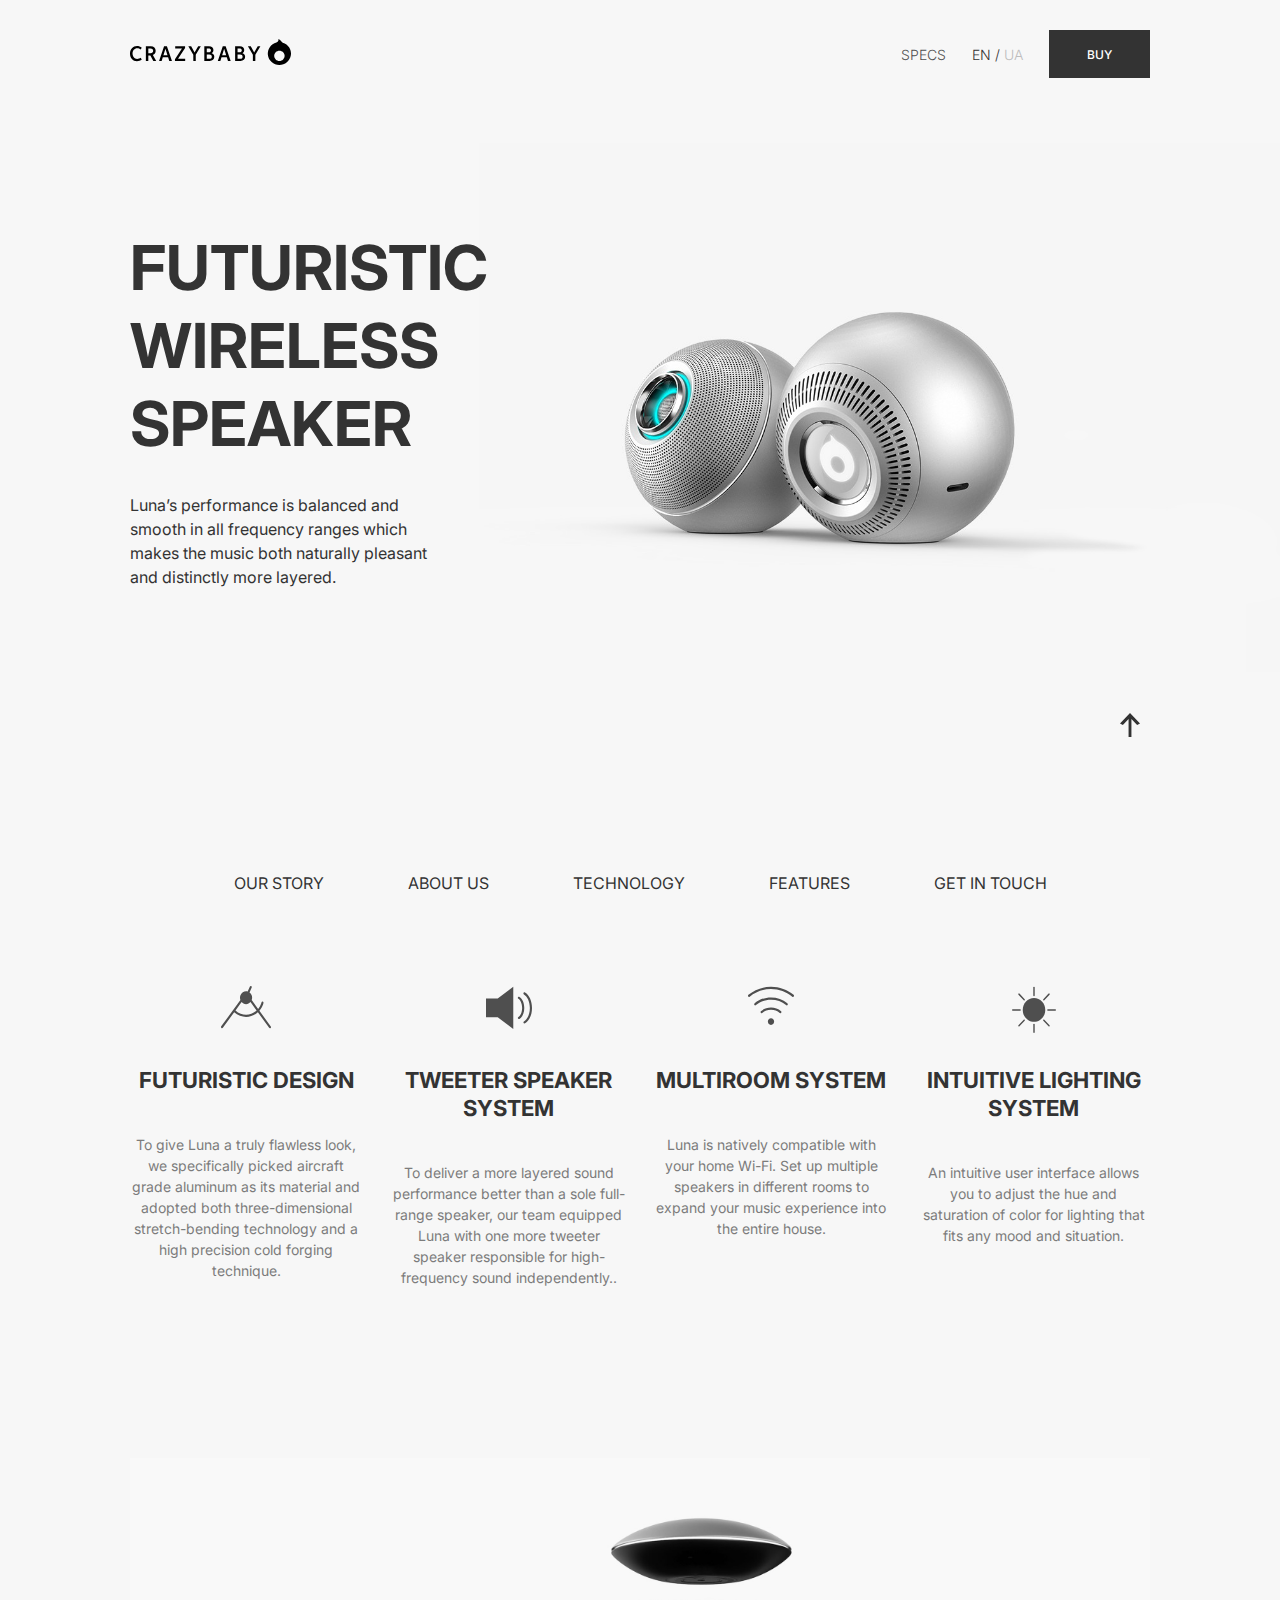
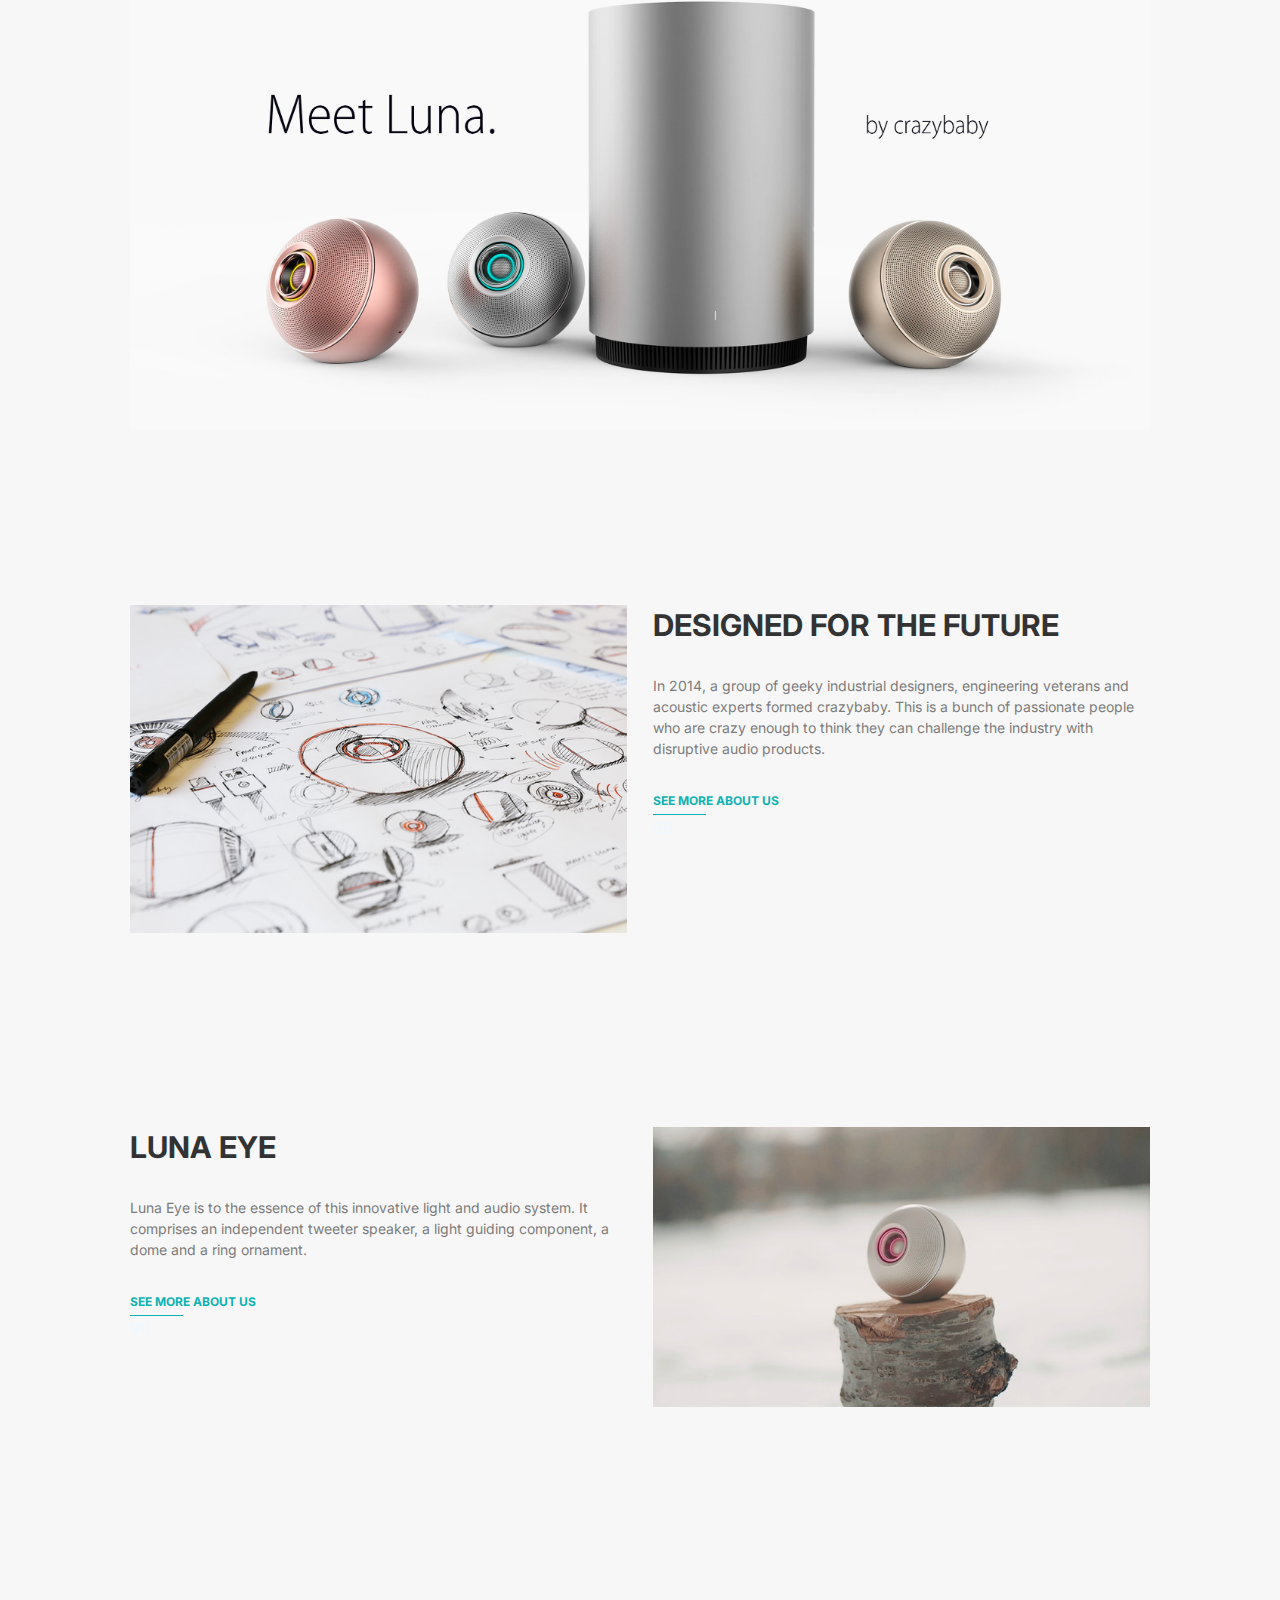
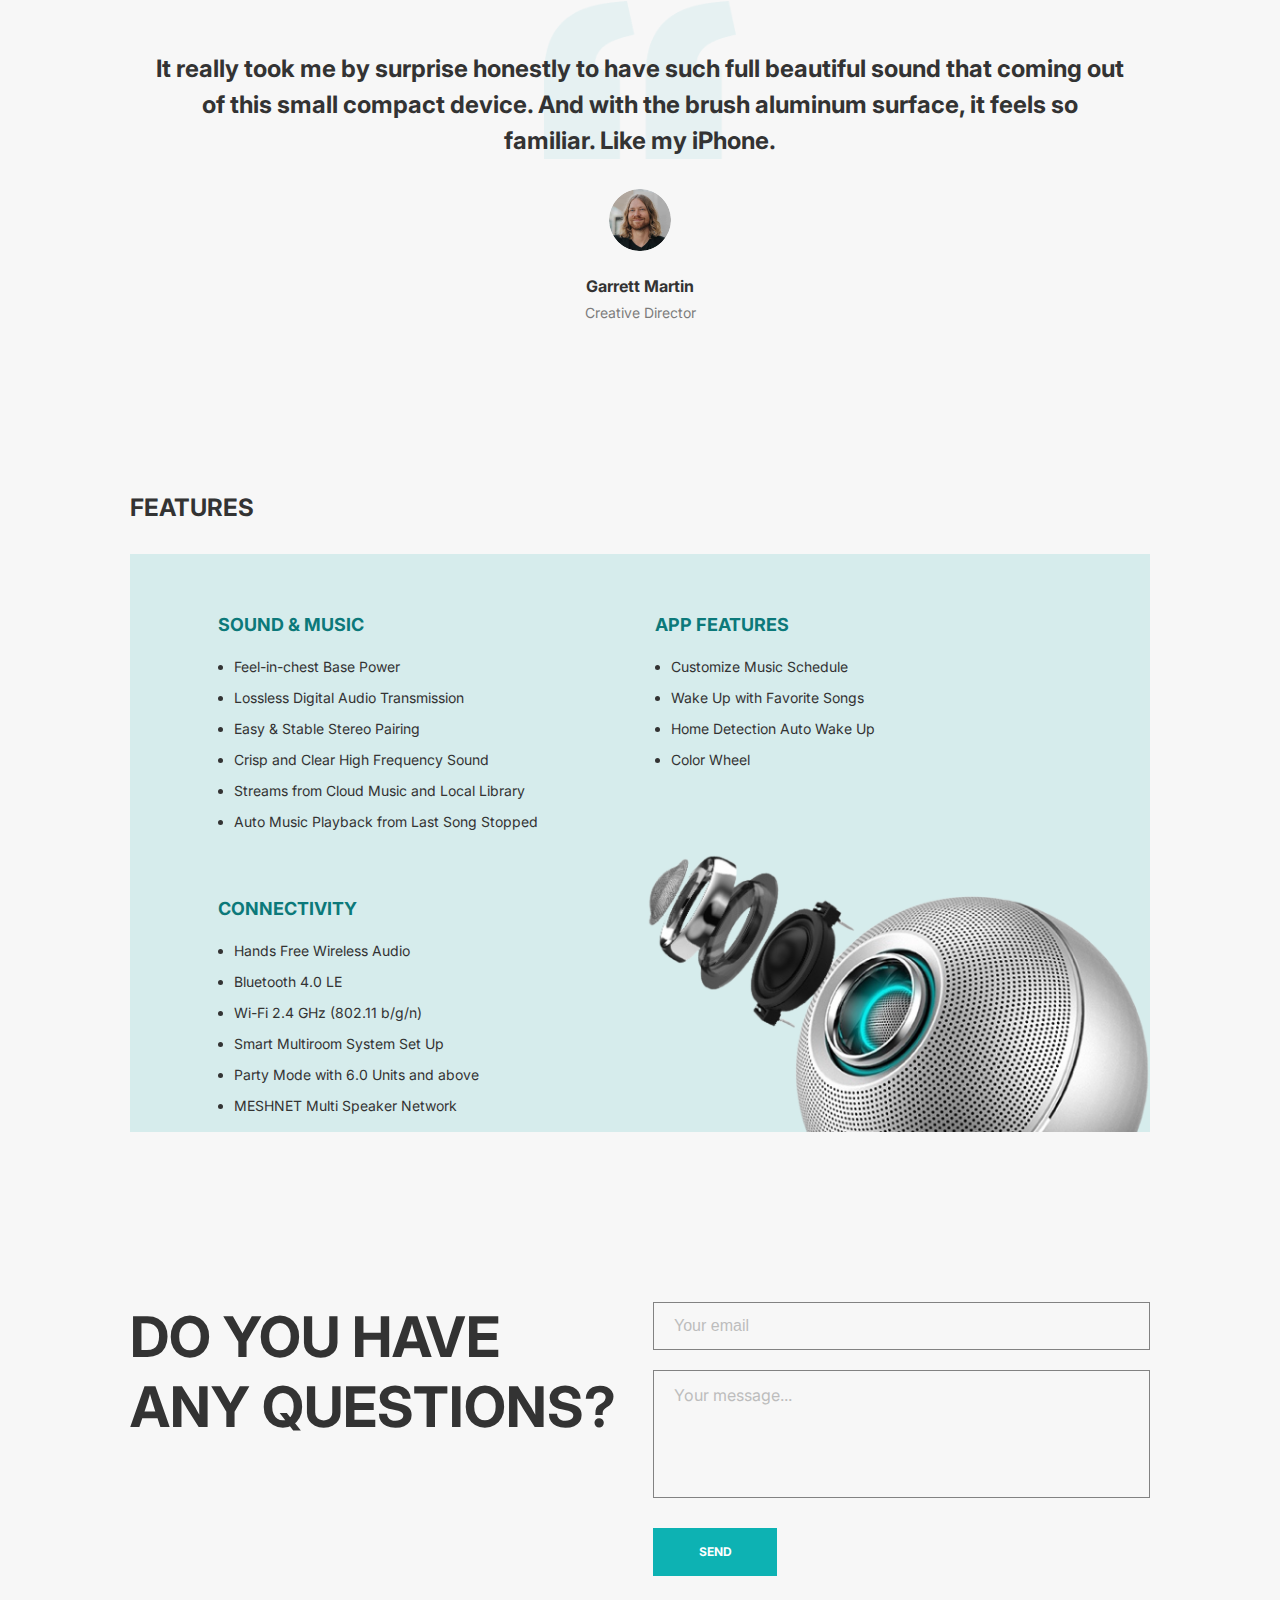
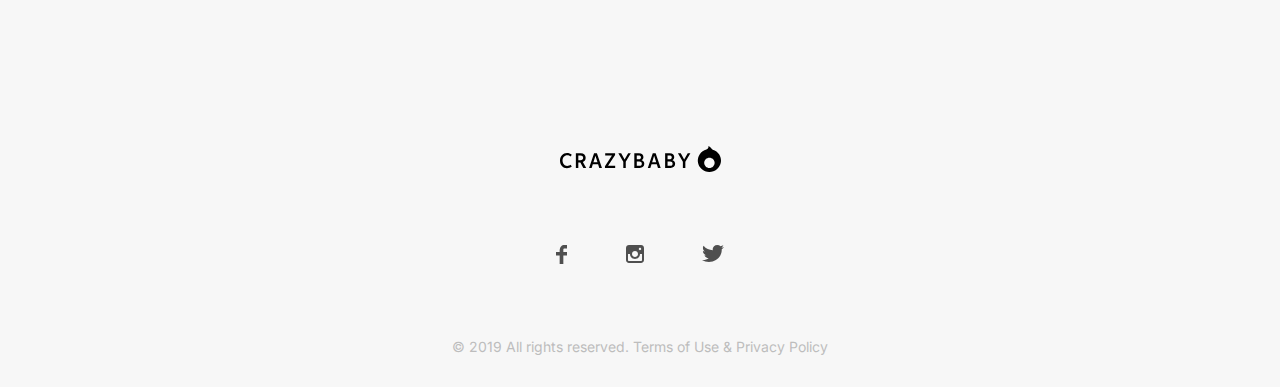
<file: index.html>
<!DOCTYPE html><html lang="en" class="page"><head><meta charset="UTF-8"><meta name="viewport" content="width=device-width, initial-scale=1.0"><title>CrazyBaby</title><link rel="preconnect" href="https://fonts.googleapis.com"><link rel="preconnect" href="https://fonts.gstatic.com"><link href="https://fonts.googleapis.com/css2?family=Inter:wght@300;400;500;700&display=swap" rel="stylesheet"><link rel="icon" href="smallicon.3625d430.svg"><link rel="stylesheet" href="main.b7e42800.css"></head><body class="page__body"> <div class="container"> <header id="page" class="header page__section"> <div class="top-actions"> <div class="top-actions__mobile"> <a href="#" class="logo"> <img src="logo.f753812a.svg" alt="CrazyBaby"> </a> <a href="#menu" class="header__menu"> <img src="burger.38415969.svg" alt="CrazyBaby"> </a> </div> <div class="top-actions__desktop"> <div class="header__logo"> <a href="#" class="header__logo"> <img src="logo.f753812a.svg" alt="CrazyBaby" class="logo"> </a> </div> <div class="header__menu-item"> <a href="#" class="link header__menu-link">SPECS</a> </div> <div class="header__menu-item"> <a href="#" class="link header__menu-link header__menu-link--selected">EN</a> <span class="header__menu-devider">/</span> <a href="ua.html" class="link header__menu-link header__menu-link--not-selected">UA</a> </div> <div class="header__menu-item"> <a href="#" class="link header__menu-button">Buy</a> </div> </div> </div> <div class="header__content"> <div class="header__info"> <h1 class="header__title"> Futuristic Wireless Speaker </h1> <p class="header__paragraph"> Luna’s performance is balanced and smooth in all frequency ranges which makes the music both naturally pleasant and distinctly more layered. </p> </div> <div class="header__image-container"> <img src="camera.df1a20d1.png" alt="CrazyBaby" class="header__image"> </div> </div> </header> <nav class="page__nav nav" id="menu"> <div class="nav__content"> <div class="nav__top top-actions__mobile"> <a href="#" class="logo"> <img src="logo.f753812a.svg" alt="CrazyBaby"> </a> <a href="#" class="header__menu"> <img src="x.929215f1.svg" alt="CrazyBaby"> </a> </div> <ul class="nav__list"> <li class="nav__item"> <a href="#our-story" class="nav__link link">OUR STORY</a> </li> <li class="nav__item"> <a href="#about-us" class="nav__link link">ABOUT US</a> </li> <li class="nav__item"> <a href="#technology" class="nav__link link">TECHNOLOGY</a> </li> <li class="nav__item"> <a href="#features" class="nav__link link">FEATURES</a> </li> <li class="nav__item"> <a href="#get-in-touch" class="nav__link link">GET IN TOUCH</a> </li> </ul> </div> </nav> <div class="menu"> <div class="menu__container"> <ul class="menu__list"> <li class="menu__item"> <a href="#our-story" class="menu__link link">OUR STORY</a> </li> <li class="menu__item"> <a href="#about-us" class="menu__link link">ABOUT US</a> </li> <li class="menu__item"> <a href="#technology" class="menu__link link">TECHNOLOGY</a> </li> <li class="menu__item"> <a href="#features" class="menu__link link">FEATURES</a> </li> <li class="menu__item"> <a href="#get-in-touch" class="menu__link link">GET IN TOUCH</a> </li> </ul> </div> </div> <main class="main"> <section class="options page__section" id="technology"> <div class="options__option options__option--1"> <div class="options__item"> <img src="triangle.208a3836.svg" alt="Futuristic Design"> </div> <h4 class="options__title">Futuristic Design</h4> <p class="options__paragraph">To give Luna a truly flawless look, we specifically picked aircraft grade aluminum as its material and adopted both three-dimensional stretch-bending technology and a high precision cold forging technique.</p> </div> <div class="options__option options__option--2 options__option--hidden"> <div class="options__item"> <img src="sound.f35a0baa.svg" alt="Futuristic Design"> </div> <h4 class="options__title">Tweeter Speaker System</h4> <p class="options__paragraph">To deliver a more layered sound performance better than a sole full-range speaker, our team equipped Luna with one more tweeter speaker responsible for high-frequency sound independently..</p> </div> <div class="options__option options__option--3 options__option--hidden"> <div class="options__item"> <img src="wifi.e7c1d5f2.svg" alt="Futuristic Design"> </div> <h4 class="options__title">Multiroom System</h4> <p class="options__paragraph">Luna is natively compatible with your home Wi-Fi. Set up multiple speakers in different rooms to expand your music experience into the entire house. </p> </div> <div class="options__option options__option--4 options__option--hidden"> <div class="options__item"> <img src="light.87f4de77.svg" alt="Futuristic Design"> </div> <h4 class="options__title">Intuitive Lighting System</h4> <p class="options__paragraph">An intuitive user interface allows you to adjust the hue and saturation of color for lighting that fits any mood and situation.</p> </div> </section> <section class="meet-luna page__section"> <div class="meet-luna__image-container"> <img class="meet-luna__image" src="luna.9b1b640f.png" alt="meet-luna"> </div> </section> <section class="technology page__section" id="our-story"> <h2 class="technology__title technology__grid--2">DESIGNED FOR THE FUTURE</h2> <div class="technology__image-container technology__grid--1"> <img src="photo1.a2bee58a.png" class="technology__image" alt="image-design"> </div> <p class="technology__paragraph technology__grid--3">In 2014, a group of geeky industrial designers, engineering veterans and acoustic experts formed crazybaby. This is a bunch of passionate people who are crazy enough to think they can challenge the industry with disruptive audio products. </p> <div class="link__container technology__grid--4"> <a class="link link--primary" href="See more about us">See more about us</a> </div> </section> <section class="technology page__section"> <h2 class="technology__title technology__grid--5">Luna Eye</h2> <div class="technology__image-container technology__grid--8"> <img src="photo4.fbc9c1c1.png" class="technology__image" alt="image-design"> </div> <p class="technology__paragraph technology__grid--6">Luna Eye is to the essence of this innovative light and audio system. It comprises an independent tweeter speaker, a light guiding component, a dome and a ring ornament. </p> <div class="link__container technology__grid--7"> <a class="link link--primary" href="See more about us">See more about us</a> </div> </section> <section class="quote page__section" id="about-us"> <div class="quote__block"> <div class="quote__text">It really took me by surprise honestly to have such full beautiful sound that coming out of this small compact device. And with the brush aluminum surface, it feels so familiar. Like my iPhone. </div> <div class="quote__photo-wrapper"> <img class="quote__photo" src="author.4c799a07.png" alt="Garrett Martin"> </div> <p class="quote__name">Garrett Martin</p> <p class="quote__position">Creative Director</p> </div> </section> <section class="features page__section" id="features"> <h2 class="features__title">FEATURES</h2> <div class="features__container"> <div class="slider" id="slider1"> <div class="features wrapper"> <div class="features__cards list"> <div class="features__card features__card--1 item"> <h3 class="features__block-title">Sound & Music</h3> <ul class="features__list"> <li class="features__list-item">Feel-in-chest Base Power</li> <li class="features__list-item">Lossless Digital Audio Transmission</li> <li class="features__list-item">Easy & Stable Stereo Pairing</li> <li class="features__list-item">Crisp and Clear High Frequency Sound</li> <li class="features__list-item">Streams from Cloud Music and Local Library</li> <li class="features__list-item">Auto Music Playback from Last Song Stopped</li> </ul> </div> <div class="features__card features__card--2 item"> <h3 class="features__block-title">App Features</h3> <ul class="features__list"> <li class="features__list-item">Customize Music Schedule</li> <li class="features__list-item">Wake Up with Favorite Songs</li> <li class="features__list-item">Home Detection Auto Wake Up</li> <li class="features__list-item">Color Wheel</li> </ul> </div> <div class="features__card features__card--3 item"> <h3 class="features__block-title">Connectivity</h3> <ul class="features__list"> <li class="features__list-item">Hands Free Wireless Audio</li> <li class="features__list-item">Bluetooth 4.0 LE</li> <li class="features__list-item">Wi-Fi 2.4 GHz (802.11 b/g/n)</li> <li class="features__list-item">Smart Multiroom System Set Up</li> <li class="features__list-item">Party Mode with 6.0 Units and above</li> <li class="features__list-item">MESHNET Multi Speaker Network</li> </ul> </div> </div> </div> <div class="features__nav-panel"> <div class="features__buttons"> <button type="button" class="button--prev"></button> <button type="button" class="button--next"></button> </div> <div class="order"> <span class="counter">1 </span><span class="total">/3</span> </div> </div> </div> <div class="features__image-container"> <img class="features__image" src="photo3.f984fd2f.png" alt="CrazyBaby"> </div> </div> </section> <section class="questions page__section" id="get-in-touch"> <h2 class="questions__title">DO YOU HAVE ANY QUESTIONS?</h2> <div class="questions__form"> <form action="post"> <input name="email" type="email" placeholder="Your email" class="questions__field form-field" required> <textarea name="message" placeholder="Your message..." class="questions__field form-field form-field--textarea" required></textarea> <button type="submit" class="button"> Send </button> </form> </div> </section> </main> <footer class="footer"> <div class="footer__container"> <div class="footer__logo logo"> <img src="logo.f753812a.svg" alt="CrazyBaby"> </div> <div class="footer__icons-block"> <a target="_blank" href="https://www.facebook.com"> <img class="footer__icon" src="fb.ab4c7b32.svg" alt="facebook"> </a> <a target="_blank" href="https://www.instagram.com"> <img class="footer__icon" src="inst.8ccf43d1.svg" alt="instagram"> </a> <a target="_blank" href="https://www.twitter.com"> <img class="footer__icon" src="twitter.43078c87.svg" alt="twitter"> </a> </div> </div> <div class="footer__text"> © 2019 All rights reserved. Terms of Use & Privacy Policy </div> <a href="#page" class="arrow back-to-top"> </a> </footer> </div> <script type="text/javascript" src="main.84e05cd7.js"></script> </body></html>
</file>
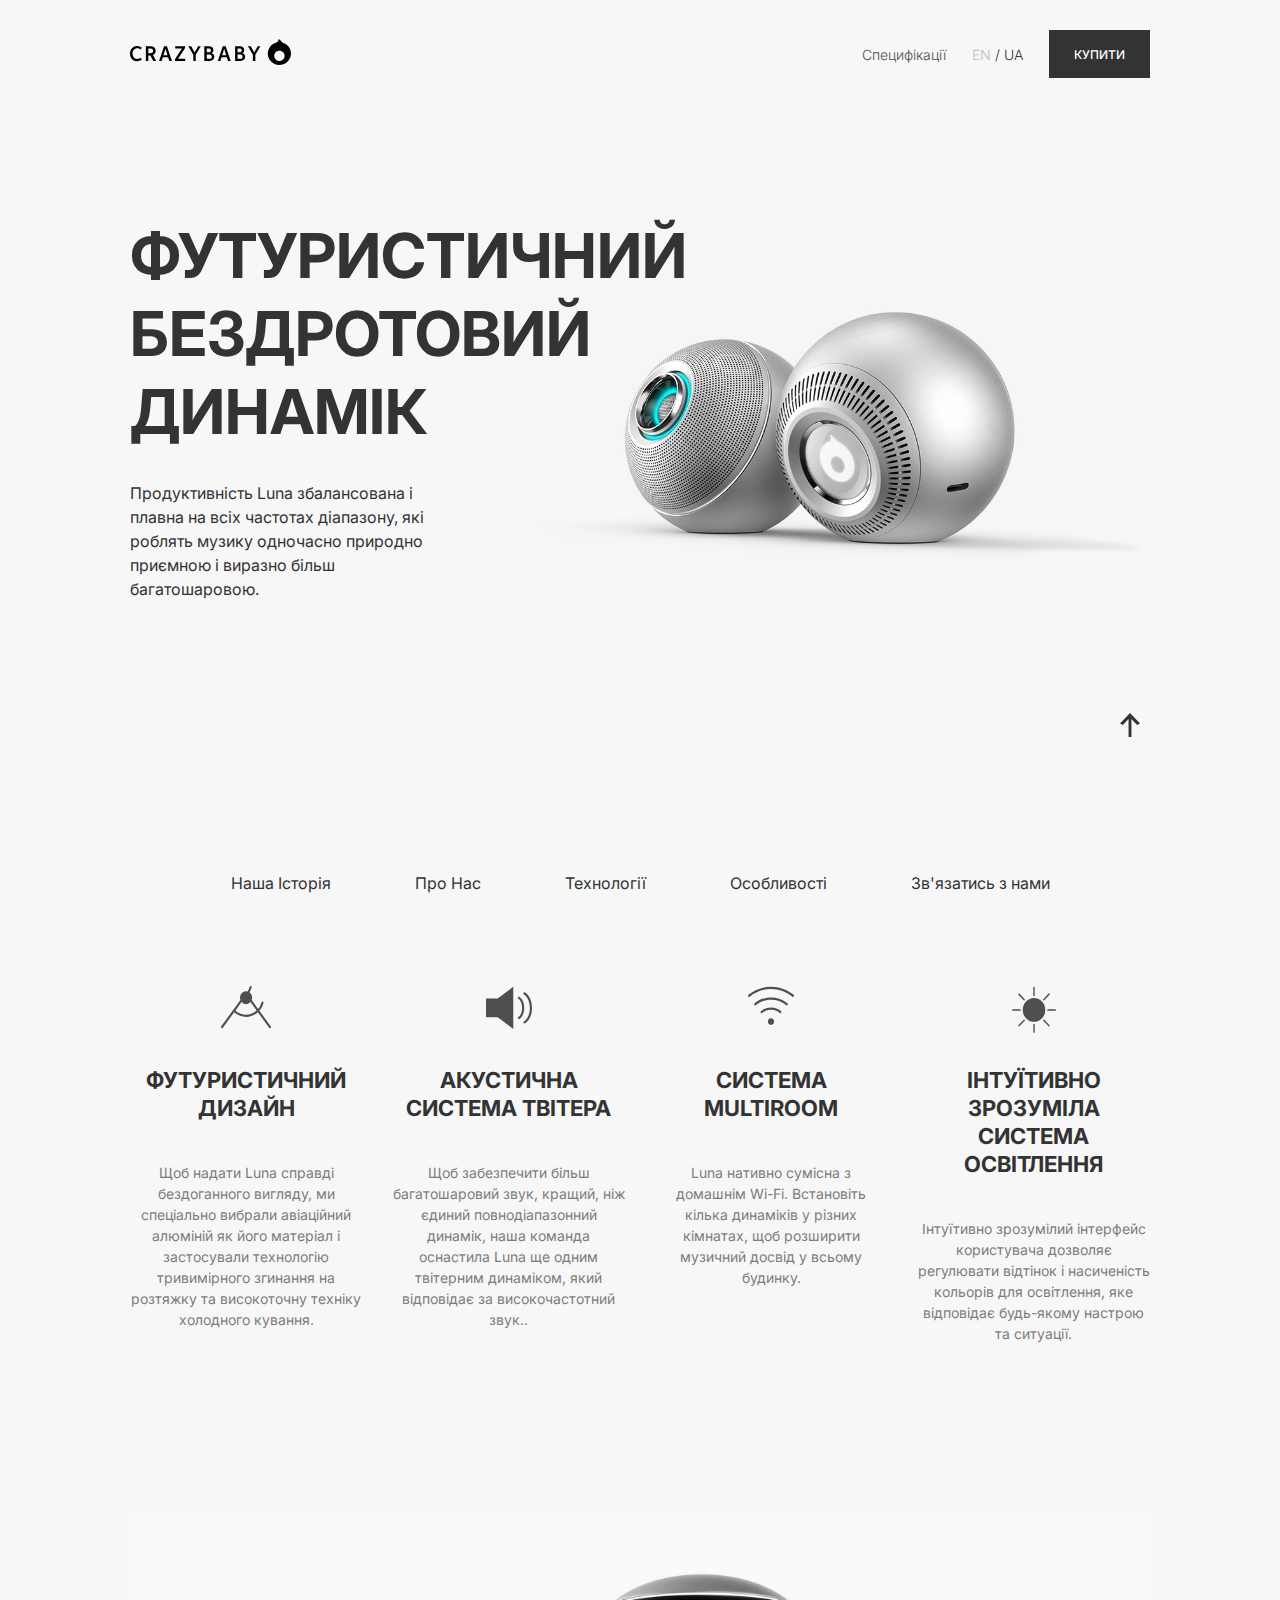
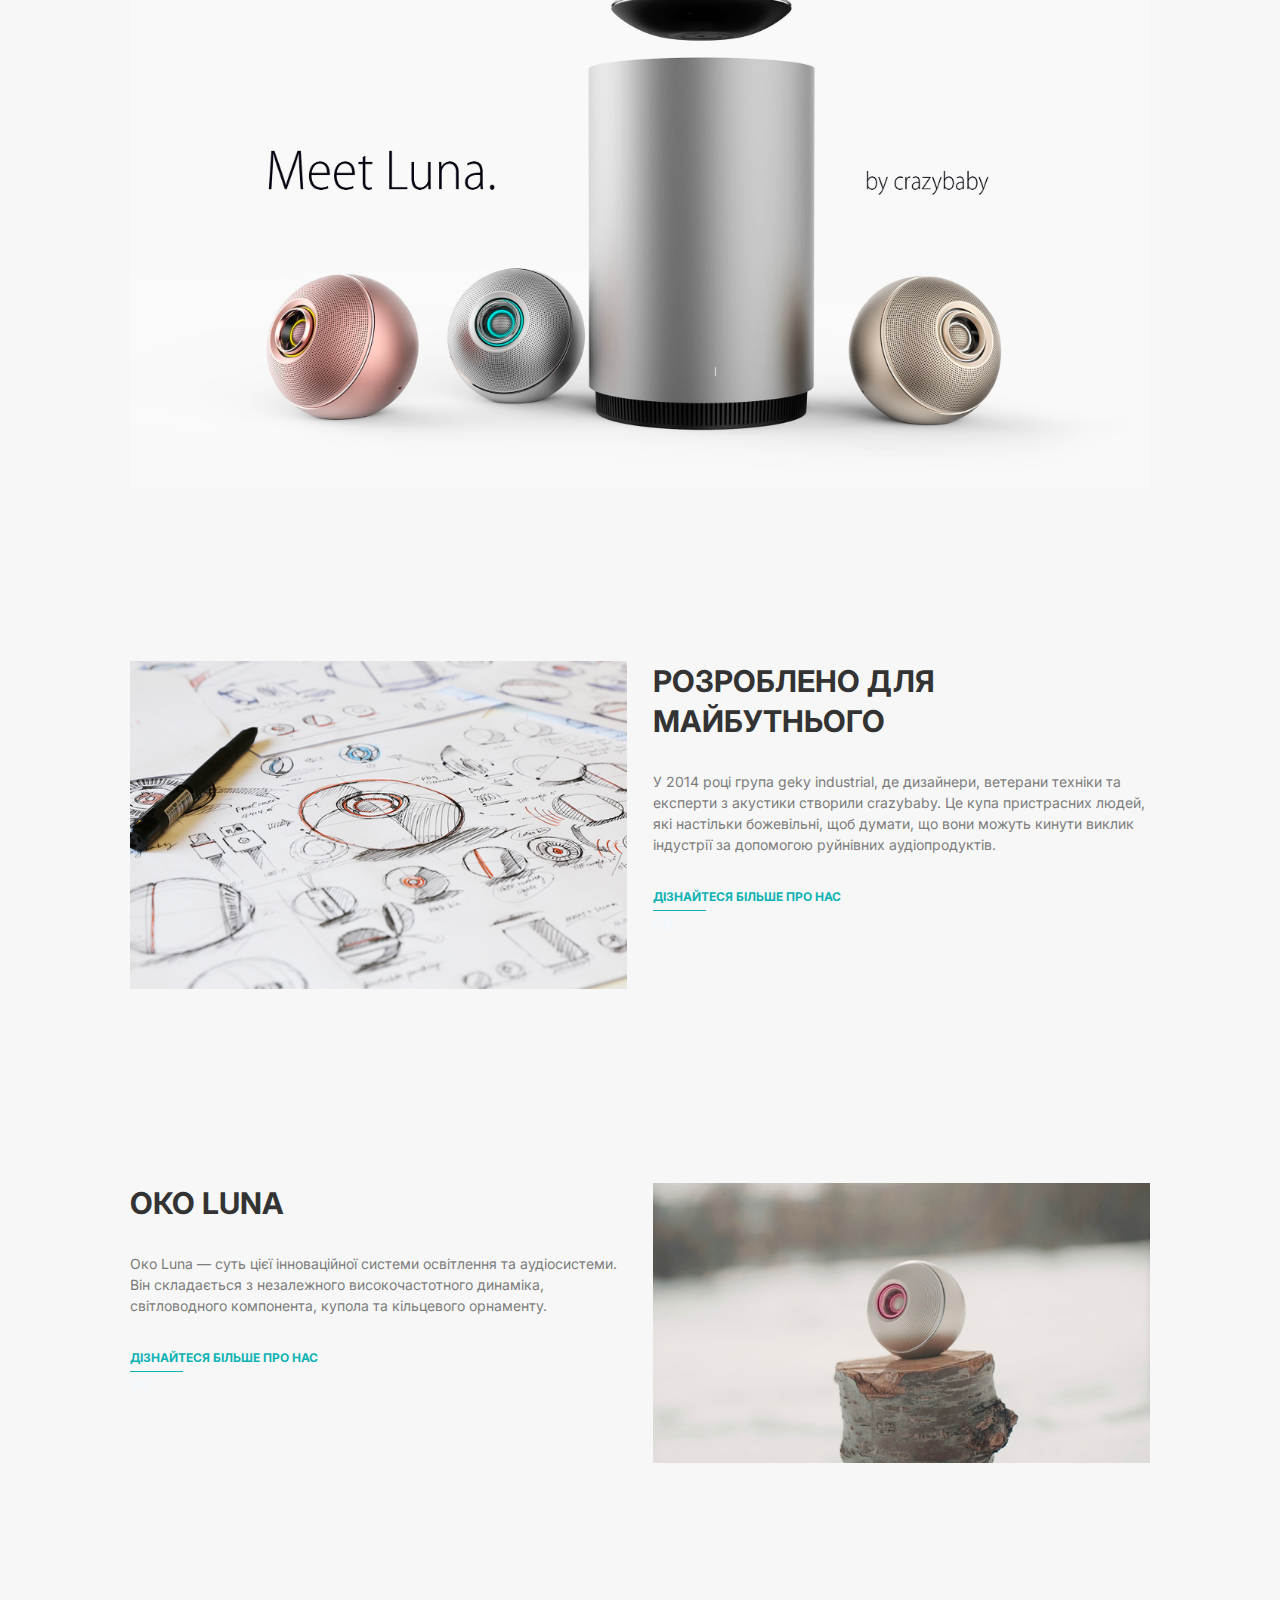
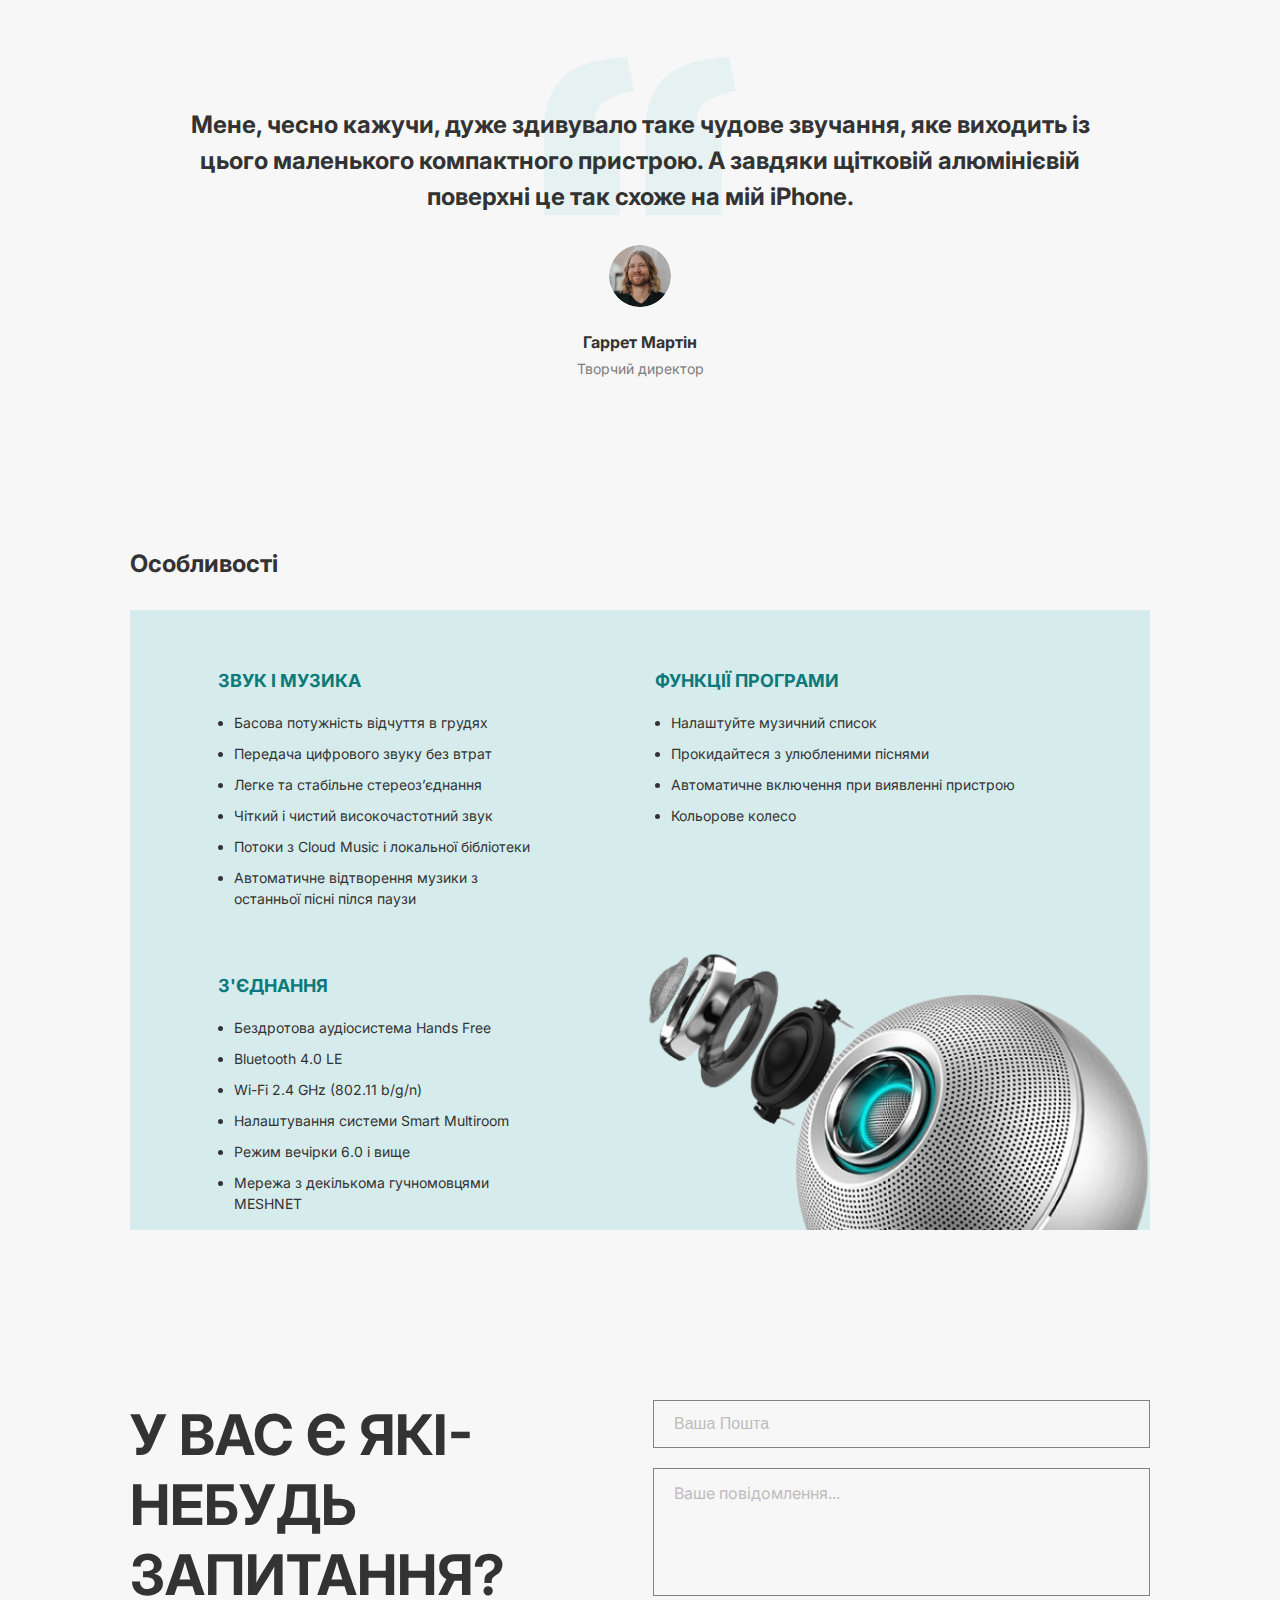
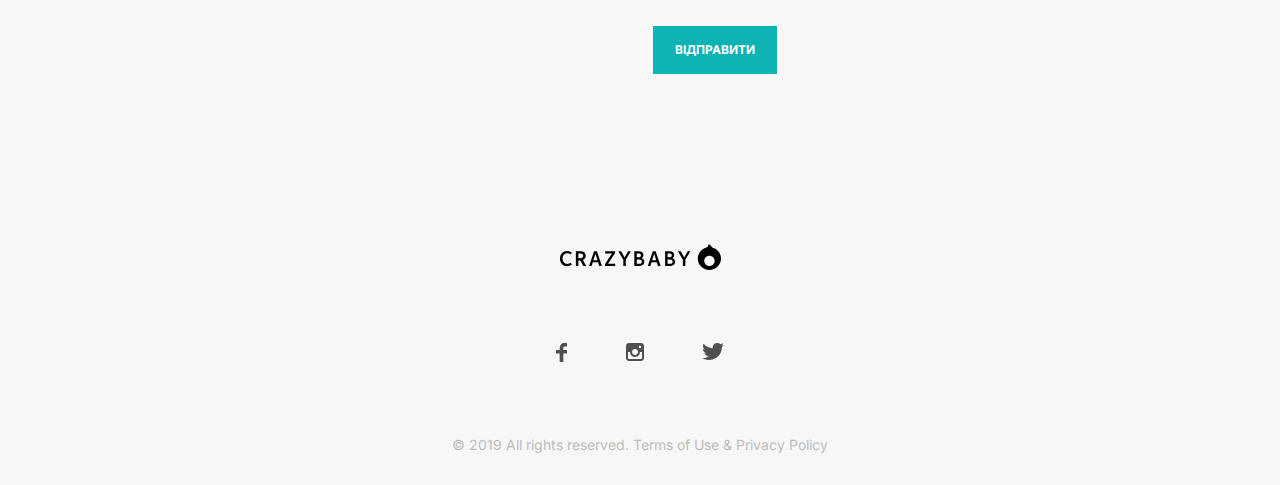
<file: ua.html>
<!DOCTYPE html><html lang="UA" class="page"><head><meta charset="UTF-8"><meta name="viewport" content="width=device-width, initial-scale=1.0"><title>CrazyBaby</title><link rel="preconnect" href="https://fonts.googleapis.com"><link rel="preconnect" href="https://fonts.gstatic.com"><link href="https://fonts.googleapis.com/css2?family=Inter:wght@300;400;500;700&display=swap" rel="stylesheet"><link rel="icon" href="smallicon.3625d430.svg"><link rel="stylesheet" href="main.b7e42800.css"></head><body class="page__body"> <div class="container"> <header id="page" class="header page__section"> <div class="top-actions"> <div class="top-actions__mobile"> <a href="#" class="logo"> <img src="logo.f753812a.svg" alt="CrazyBaby"> </a> <a href="#menu" class="header__menu"> <img src="burger.38415969.svg" alt="CrazyBaby"> </a> </div> <div class="top-actions__desktop"> <div class="header__logo"> <a href="#" class="header__logo"> <img src="logo.f753812a.svg" alt="CrazyBaby" class="logo"> </a> </div> <div class="header__menu-item"> <a href="#" class="link header__menu-link">Специфікації</a> </div> <div class="header__menu-item"> <a href="index.html" class="link header__menu-link header__menu-link--not-selected">EN</a> <span class="header__menu-devider">/</span> <a href="#" class="link header__menu-link header__menu-link--selected">UA</a> </div> <div class="header__menu-item"> <a href="#" class="link header__menu-button">Купити</a> </div> </div> </div> <div class="header__content"> <div class="header__info"> <h1 class="header__title"> Футуристичний бездротовий динамік </h1> <p class="header__paragraph"> Продуктивність Luna збалансована і плавна на всіх частотах діапазону, які роблять музику одночасно природно приємною і
виразно більш багатошаровою. </p> </div> <div class="header__image-container"> <img src="camera.df1a20d1.png" alt="CrazyBaby" class="header__image"> </div> </div> </header> <nav class="page__nav nav" id="menu"> <div class="nav__content"> <div class="nav__top top-actions__mobile"> <a href="#" class="logo"> <img src="logo.f753812a.svg" alt="CrazyBaby"> </a> <a href="#" class="header__menu"> <img src="x.929215f1.svg" alt="CrazyBaby"> </a> </div> <ul class="nav__list"> <li class="nav__item"> <a href="#our-story" class="nav__link link">Наша Історія</a> </li> <li class="nav__item"> <a href="#about-us" class="nav__link link">Про Нас</a> </li> <li class="nav__item"> <a href="#technology" class="nav__link link">Технології</a> </li> <li class="nav__item"> <a href="#features" class="nav__link link">Особливості</a> </li> <li class="nav__item"> <a href="#get-in-touch" class="nav__link link">Зв'язатись з нами</a> </li> </ul> </div> </nav> <div class="menu"> <div class="menu__container"> <ul class="menu__list"> <li class="menu__item"> <a href="#our-story" class="menu__link link">Наша Історія</a> </li> <li class="menu__item"> <a href="#about-us" class="menu__link link">Про Нас</a> </li> <li class="menu__item"> <a href="#technology" class="menu__link link">Технології</a> </li> <li class="menu__item"> <a href="#features" class="menu__link link">Особливості</a> </li> <li class="menu__item"> <a href="#get-in-touch" class="menu__link link">Зв'язатись з нами</a> </li> </ul> </div> </div> <main class="main"> <section class="options page__section" id="technology"> <div class="options__option options__option--1"> <div class="options__item"> <img src="triangle.208a3836.svg" alt="Futuristic Design"> </div> <h4 class="options__title">Футуристичний дизайн</h4> <p class="options__paragraph">Щоб надати Luna справді бездоганного вигляду, ми спеціально вибрали авіаційний алюміній як його матеріал і застосували технологію тривимірного згинання на розтяжку та високоточну техніку холодного кування.</p> </div> <div class="options__option options__option--2 options__option--hidden"> <div class="options__item"> <img src="sound.f35a0baa.svg" alt="Futuristic Design"> </div> <h4 class="options__title">Акустична система твітера</h4> <p class="options__paragraph">Щоб забезпечити більш багатошаровий звук, кращий, ніж єдиний повнодіапазонний динамік, наша команда оснастила Luna ще одним твітерним динаміком, який відповідає за високочастотний звук..</p> </div> <div class="options__option options__option--3 options__option--hidden"> <div class="options__item"> <img src="wifi.e7c1d5f2.svg" alt="Futuristic Design"> </div> <h4 class="options__title">Система Multiroom</h4> <p class="options__paragraph">Luna нативно сумісна з домашнім Wi-Fi. Встановіть кілька динаміків у різних кімнатах, щоб розширити музичний досвід у всьому будинку. </p> </div> <div class="options__option options__option--4 options__option--hidden"> <div class="options__item"> <img src="light.87f4de77.svg" alt="Futuristic Design"> </div> <h4 class="options__title">Інтуїтивно зрозуміла система освітлення</h4> <p class="options__paragraph">Інтуїтивно зрозумілий інтерфейс користувача дозволяє регулювати відтінок і насиченість кольорів для освітлення, яке відповідає будь-якому настрою та ситуації.</p> </div> </section> <section class="meet-luna page__section"> <div class="meet-luna__image-container"> <img class="meet-luna__image" src="luna.9b1b640f.png" alt="meet-luna"> </div> </section> <section class="technology page__section" id="our-story"> <h2 class="technology__title technology__grid--2">РОЗРОБЛЕНО ДЛЯ МАЙБУТНЬОГО</h2> <div class="technology__image-container technology__grid--1"> <img src="photo1.a2bee58a.png" class="technology__image" alt="image-design"> </div> <p class="technology__paragraph technology__grid--3">У 2014 році група geky industrial, де дизайнери, ветерани техніки та експерти з акустики створили crazybaby. Це купа пристрасних людей, які настільки божевільні, щоб думати, що вони можуть кинути виклик індустрії за допомогою руйнівних аудіопродуктів. </p> <div class="link__container technology__grid--4"> <a class="link link--primary" href="See more about us">Дізнайтеся більше про нас</a> </div> </section> <section class="technology page__section"> <h2 class="technology__title technology__grid--5">Око Luna</h2> <div class="technology__image-container technology__grid--8"> <img src="photo4.fbc9c1c1.png" class="technology__image" alt="image-design"> </div> <p class="technology__paragraph technology__grid--6">Око Luna — суть цієї інноваційної системи освітлення та аудіосистеми. Він складається з незалежного високочастотного динаміка, світловодного компонента, купола та кільцевого орнаменту. </p> <div class="link__container technology__grid--7"> <a class="link link--primary" href="See more about us">Дізнайтеся більше про нас</a> </div> </section> <section class="quote page__section" id="about-us"> <div class="quote__block"> <div class="quote__text">Мене, чесно кажучи, дуже здивувало таке чудове звучання, яке виходить із цього маленького компактного пристрою. А завдяки щітковій алюмінієвій поверхні це так схоже на мій iPhone. </div> <div class="quote__photo-wrapper"> <img class="quote__photo" src="author.4c799a07.png" alt="Garrett Martin"> </div> <p class="quote__name">Гаррет Мартін</p> <p class="quote__position">Творчий директор</p> </div> </section> <section class="features page__section" id="features"> <h2 class="features__title">Особливості</h2> <div class="features__container"> <div class="slider" id="slider1"> <div class="features wrapper"> <div class="features__cards list"> <div class="features__card features__card--1 item"> <h3 class="features__block-title">Звук і Музика</h3> <ul class="features__list"> <li class="features__list-item">Басова потужність відчуття в грудях</li> <li class="features__list-item">Передача цифрового звуку без втрат</li> <li class="features__list-item">Легке та стабільне стереоз’єднання</li> <li class="features__list-item">Чіткий і чистий високочастотний звук</li> <li class="features__list-item">Потоки з Cloud Music і локальної бібліотеки</li> <li class="features__list-item">Автоматичне відтворення музики з останньої пісні пілся паузи</li> </ul> </div> <div class="features__card features__card--2 item"> <h3 class="features__block-title">Функції програми</h3> <ul class="features__list"> <li class="features__list-item">Налаштуйте музичний список</li> <li class="features__list-item">Прокидайтеся з улюбленими піснями</li> <li class="features__list-item">Автоматичне включення при виявленні пристрою</li> <li class="features__list-item">Кольорове колесо</li> </ul> </div> <div class="features__card features__card--3 item"> <h3 class="features__block-title">З'єднання</h3> <ul class="features__list"> <li class="features__list-item">Бездротова аудіосистема Hands Free</li> <li class="features__list-item">Bluetooth 4.0 LE</li> <li class="features__list-item">Wi-Fi 2.4 GHz (802.11 b/g/n)</li> <li class="features__list-item">Налаштування системи Smart Multiroom</li> <li class="features__list-item">Режим вечірки 6.0 і вище</li> <li class="features__list-item">Мережа з декількома гучномовцями MESHNET</li> </ul> </div> </div> </div> <div class="features__nav-panel"> <div class="features__buttons"> <button type="button" class="button--prev"></button> <button type="button" class="button--next"></button> </div> <div class="order"> <span class="counter">1 </span><span class="total">/3</span> </div> </div> </div> <div class="features__image-container"> <img class="features__image" src="photo3.f984fd2f.png" alt="CrazyBaby"> </div> </div> </section> <section class="questions page__section" id="get-in-touch"> <h2 class="questions__title">У ВАС Є ЯКІ-НЕБУДЬ ЗАПИТАННЯ?</h2> <div class="questions__form"> <form action="post"> <input name="email" type="email" placeholder="Ваша Пошта" class="questions__field form-field" required> <textarea name="message" placeholder="Ваше повідомлення..." class="questions__field form-field form-field--textarea" required></textarea> <button type="submit" class="button"> Відправити </button> </form> </div> </section> </main> <footer class="footer"> <div class="footer__container"> <div class="footer__logo logo"> <img src="logo.f753812a.svg" alt="CrazyBaby"> </div> <div class="footer__icons-block"> <a target="_blank" href="https://www.facebook.com"> <img class="footer__icon" src="fb.ab4c7b32.svg" alt="facebook"> </a> <a target="_blank" href="https://www.instagram.com"> <img class="footer__icon" src="inst.8ccf43d1.svg" alt="instagram"> </a> <a target="_blank" href="https://www.twitter.com"> <img class="footer__icon" src="twitter.43078c87.svg" alt="twitter"> </a> </div> </div> <div class="footer__text"> © 2019 All rights reserved. Terms of Use & Privacy Policy </div> <a href="#page" class="arrow back-to-top"> </a> </footer> </div> <script type="text/javascript" src="main.84e05cd7.js"></script> </body></html>
</file>
<file: main.b7e42800.css>
*{box-sizing:border-box}.logo{cursor:pointer;transition:transform .3s}.logo:hover{transform:scale(1.07)}.page{font-family:Inter,sans-serif;scroll-behavior:smooth;background-color:#f7f7f7;color:#333;font-weight:400}.page__body{margin:0}.page__body--with-menu{overflow:hidden}.page__section{margin-bottom:110px}@media (min-width:768px){.page__section{margin-bottom:140px}}@media (min-width:1280px){.page__section{margin-bottom:170px}}.page__nav{position:fixed;top:0;left:0;right:0;transition:transform .3s;transform:translateX(-100%)}.page__nav:target{transform:translateX(0)}.container{max-width:1440px;padding:0 30px;margin:0 auto}@media (min-width:768px){.container{padding:0 34px}}@media (min-width:1280px){.container{padding:0 130px}}.link{text-decoration:none}.link__container{display:block}.link__container:after{display:block;content:"gg";color:#f0f8ff;height:1px;width:53px;background-color:#0db2b3;margin-top:5px;transition:width .3s}.link__container:hover:after{width:128px}.link--primary{font-weight:700;font-size:12px;line-height:14px;text-transform:uppercase;color:#0db2b3}.header__menu{height:14px;width:24px}.header__menu-link{font-weight:300;font-size:14px;line-height:17px;color:#4f4f4f}.header__menu-link:hover{border-bottom:1px solid #333}.header__menu-link--selected{color:#333}.header__menu-link--not-selected{color:#bdbdbd}.header__menu-devider{font-weight:300;font-size:14px;line-height:17px}.header__menu-button{cursor:pointer;font-weight:500;font-size:12px;line-height:15px;text-transform:uppercase;color:#fff;height:48px;width:101px;background:#333;display:flex;justify-content:center;align-items:center}.header__menu-button:hover{background-color:#131313}.header__menu-button:active{background-color:#d0d0d0}.header__title{font-weight:700;font-size:40px;line-height:52px;text-transform:uppercase;margin:0 auto 20px;animation:green 2s linear infinite alternate}@media (min-width:768px){.header__title{margin-bottom:30px;font-size:48px;line-height:62px}}@media (min-width:1280px){.header__title{font-size:62px;line-height:78px}}.header__paragraph{font-size:16px;line-height:24px;margin:0}.header__content{display:flex;flex-direction:column-reverse;align-items:center}@media (min-width:768px){.header__content{display:grid;grid-template-columns:repeat(8,1fr);column-gap:26px;padding-top:138px}}@media (min-width:1280px){.header__content{grid-template-columns:repeat(12,1fr);padding-top:65px}}.header__info{grid-column:1/4}@media (min-width:1280px){.header__info{grid-column:1/5}}.header__image{width:100%;margin:0 0 40px}@media (min-width:768px){.header__image{margin-bottom:0;width:120%}}.header__image-container{grid-column:4/9;z-index:-1}@media (min-width:1280px){.header__image-container{grid-column:5/13}}@keyframes green{0%{color:#333}to{color:#0c797a}}.menu{display:none}@media (min-width:768px){.menu{display:block}}.menu__container{margin:0 auto 64px;height:76px;display:flex;justify-content:center;align-items:center}.menu__list{display:none}@media (min-width:768px){.menu__list{display:flex;justify-content:center;column-gap:40px;margin:0;padding:0}}@media (min-width:1280px){.menu__list{column-gap:84px}}.menu__item{list-style:none;box-sizing:content-box}.menu__link{padding:4px 0;border-bottom:1px solid transparent;display:block;color:#333;transition:.3s}.menu__link:hover{color:#0db2b3;border-bottom:1px solid #0db2b3}.top-actions__mobile{margin:25px 30px;display:flex;align-items:center;justify-content:space-between}@media (min-width:768px){.top-actions__mobile{display:none}}.top-actions__desktop{display:grid;grid-template-columns:1fr auto auto auto;column-gap:26px;align-items:center;margin:30px auto 0}@media (max-width:767.9px){.top-actions__desktop{display:none}}.nav{background-color:#d6ecec;border-top:1px solid transparent}.nav__content{height:100vh;padding:0 30px}.nav__top{margin-bottom:100px}.nav__item{list-style:none;margin-bottom:25px}.nav__link{color:#333}.nav__link:hover{color:#0db2b3;border-bottom:1px solid #0db2b3}@media (min-width:768px){.options{display:grid;align-items:start;grid-template-columns:repeat(8,1fr);grid-template-rows:repeat(2,1fr);column-gap:30px;row-gap:65px}}@media (min-width:1280px){.options{grid-template-columns:repeat(12,1fr);grid-template-rows:repeat(1,1fr)}}.options__title{font-weight:700;font-size:22px;line-height:28px;text-transform:uppercase;margin:0 auto 40px}.options__item{margin:0 auto 30px;height:50px;width:50px;transition:transform 1s}.options__option{display:flex;flex-direction:column;text-align:center;transition:.3s}.options__option--hidden{display:none}@media (min-width:768px){.options__option--hidden{display:block}}.options__option:hover{transform:scale(1.05)}.options__option:hover .options__item{transform:scale(75%)}.options__option:hover .options__title{color:#0db2b3}.options__option--1{grid-column:1/5}@media (min-width:1280px){.options__option--1{grid-column:1/4}}.options__option--2{grid-column:5/9}@media (min-width:1280px){.options__option--2{grid-column:4/7}}.options__option--3{grid-column:1/5}@media (min-width:1280px){.options__option--3{grid-column:7/10}}.options__option--4{grid-column:5/9}@media (min-width:1280px){.options__option--4{grid-column:10/13}}.options__paragraph{font-size:14px;line-height:21px;text-align:center;color:#7c7c7c;margin:0}.meet-luna__image{width:100%;transition:.3s}@media (min-width:768px){.technology{display:grid;align-items:start;grid-template-columns:repeat(8,1fr);grid-template-rows:auto auto 1fr;column-gap:26px}}@media (min-width:1280px){.technology{grid-template-columns:repeat(12,1fr)}}.technology__grid--1{grid-column:1/5;grid-row:1/4}@media (min-width:1280px){.technology__grid--1{grid-column:1/7}}.technology__grid--2{grid-column:5/9;grid-row:1/2}@media (min-width:1280px){.technology__grid--2{grid-column:7/13}}.technology__grid--3{grid-column:5/9;grid-row:2/3}@media (min-width:1280px){.technology__grid--3{grid-column:7/13}}.technology__grid--4{grid-column:5/9;grid-row:3/4}@media (min-width:1280px){.technology__grid--4{grid-column:7/13}}.technology__grid--5{grid-column:1/5;grid-row:1/2}@media (min-width:1280px){.technology__grid--5{grid-column:1/7}}.technology__grid--6{grid-column:1/5;grid-row:2/3}@media (min-width:1280px){.technology__grid--6{grid-column:1/7}}.technology__grid--7{grid-column:1/5;grid-row:3/4}@media (min-width:1280px){.technology__grid--7{grid-column:1/7}}.technology__grid--8{grid-column:5/9;grid-row:1/4}@media (min-width:1280px){.technology__grid--8{grid-column:7/13}}.technology__image{width:100%;margin:0 0 20px;transition:all .3s}.technology__title{font-weight:700;font-size:30px;line-height:40px;text-transform:uppercase;margin:0 0 30px}.technology__paragraph{font-size:14px;line-height:21px;color:#7c7c7c;margin:0 0 30px}.quote{display:flex;flex-direction:column;text-align:center;cursor:pointer}@media (min-width:1280px){.quote{display:grid}}.quote__text{background-image:url(quote.1c9e6d66.png);background-repeat:no-repeat;background-position:50%;background-size:contain;font-weight:700;font-size:14px;line-height:20px;text-align:center;padding:50px 26px 0;margin-bottom:30px}@media (min-width:768px){.quote__text{font-size:24px;line-height:36px}}@media (min-width:1280px){.quote__text{grid-column:3/11}}.quote__photo{height:62px;border-radius:50%;margin-bottom:10px;transition:all .3s}@media (min-width:768px){.quote__photo{margin-bottom:20px}}.quote__name,.quote__photo-wrapper{text-align:center}.quote__name{font-weight:700;font-size:16px;line-height:22px;margin:0 0 5px;transition:all .3s}.quote__name:hover{text-decoration:underline}.quote__position{font-size:14px;line-height:21px;text-align:center;margin:0;color:#7c7c7c}.quote__block{grid-column:3/11}.features__title{margin:0 0 32px}.features__cards{width:100%;display:flex;transition:.3s}@media (min-width:1280px){.features__cards{display:grid;grid-template-columns:repeat(12,1fr);grid-template-rows:repeat(2,1fr);column-gap:30px;row-gap:50px}}.features__card{flex-shrink:0;width:100%;transition:.3s}@media (min-width:1280px){.features__card:hover{transform:scale(97%)}}.features__card--1{grid-column:2/6;grid-row:1/2}.features__card--2{grid-column:7/12;grid-row:1/2}.features__card--3{grid-column:2/6}.features__container{position:relative;background-color:#d6ecec;padding:30px 42px 0 32px;width:100%}@media (min-width:768px){.features__container{padding:60px 0 220px 90px}}@media (min-width:1280px){.features__container{padding:60px 0 0}}.features__block-title{margin:0 0 20px;font-weight:700;font-size:18px;line-height:22px;display:flex;align-items:center;text-transform:uppercase;color:#0c797a}.features__nav-panel{text-align:center;font-size:16px;line-height:24px;color:#333}@media (min-width:768px){.features__nav-panel{text-align:left}}@media (min-width:1280px){.features__nav-panel{display:none}}.features__list{padding:0 0 0 16px}.features__list-item{font-size:14px;line-height:21px;margin-bottom:10px}@media (min-width:768px){.features__list-item:last-child{margin-bottom:0}}.features__image{width:100%}@media (min-width:768px){.features__image{right:0;bottom:0;position:absolute;width:60%}}@media (min-width:1280px){.features__image{width:50%}}@media (min-width:768px){.questions{display:grid;align-items:start;grid-template-columns:repeat(8,1fr);column-gap:26px}}@media (min-width:1280px){.questions{grid-template-columns:repeat(12,1fr)}}.questions__title{margin:0 0 27px;font-weight:700;font-size:30px;line-height:40px;text-transform:uppercase;grid-column:1/5}@media (min-width:768px){.questions__title{font-size:36px;line-height:46px}}@media (min-width:1280px){.questions__title{grid-column:1/7;font-size:56px;line-height:70px}}.questions__form{grid-column:5/9}@media (min-width:1280px){.questions__form{grid-column:7/13}}.questions__field{margin:0 0 20px}.form-field{cursor:pointer;background-color:#f7f7f7;border:1px solid #828282;display:block;height:48px;width:100%;padding:12px 20px}.form-field:hover{border:1px solid #0db2b3}.form-field:active{border-color:#0c797a}.form-field::placeholder{font-size:16px;line-height:24px;color:#bdbdbd}.form-field--textarea{height:128px;resize:none;font-family:inherit;margin-bottom:30px}@media (min-width:768px){.form-field--textarea{height:200px}}@media (min-width:1280px){.form-field--textarea{height:128px}}.button{width:102px;height:40px;left:30px;background:#0db2b3;border:1px solid #0db2b3;font-weight:700;font-size:12px;line-height:14px;text-transform:uppercase;color:#fff;font-family:Inter,sans-serif}@media (min-width:1280px){.button{width:124px;height:48px}}.button:hover{background-color:#0c797a;border:1px solid #0c797a}.button:active{background-color:#d6ecec;border:1px solid #d6ecec}.button--prev{background-image:url(slider_left_side.14bf4210.svg);background-repeat:no-repeat;height:13px;width:48px;border:none;background-color:#d6ecec}.button--prev:hover{background-image:url(slider_hover_left.5dc025cd.svg)}.button--next{background-image:url(slider_right_side.169147d2.svg);background-repeat:no-repeat;height:13px;width:48px;border:none;background-color:#d6ecec}.button--next:hover{background-image:url(slider_hover.169147d2.svg)}.footer__logo{display:none;text-align:center;margin-bottom:64px}@media (min-width:768px){.footer__logo{display:block}}.footer__icon{padding:5px 8px;border-top-left-radius:6px;cursor:pointer;transition:transform .3s;background-repeat:no-repeat;background-position:50%;display:inline-block}.footer__icon:hover{transform:scale(1.2)}.footer__icon:last-child{margin-right:0}.footer__icons-block{margin-bottom:63px;display:flex;justify-content:space-between}.footer__container{margin:0 auto;max-width:184px}.footer__text{text-align:center;margin-bottom:20px;font-size:14px;line-height:21px;color:#bdbdbd}@media (min-width:768px){.footer__text{margin-bottom:30px}}.arrow{background-image:url(arrow_up.72d2d4ac.svg);background-repeat:no-repeat;background-position:50%;text-align:center;height:50px;width:50px;transition:all .3s;display:none;border-radius:50%}@media (min-width:768px){.arrow{display:block;position:fixed;bottom:100px;right:48px}}@media (min-width:1280px){.arrow{bottom:150px;right:125px}}.arrow:hover{background-color:#0db2b3}.item{flex-shrink:0}.wrapper{overflow:hidden}@media (min-width:1280px){.wrapper{overflow:visible}}.total{font-weight:400;font-size:11px;line-height:13px;color:#0c797a}@media (min-width:768px){.order{padding-left:40px}}
/*# sourceMappingURL=main.b7e42800.css.map */
</file>
